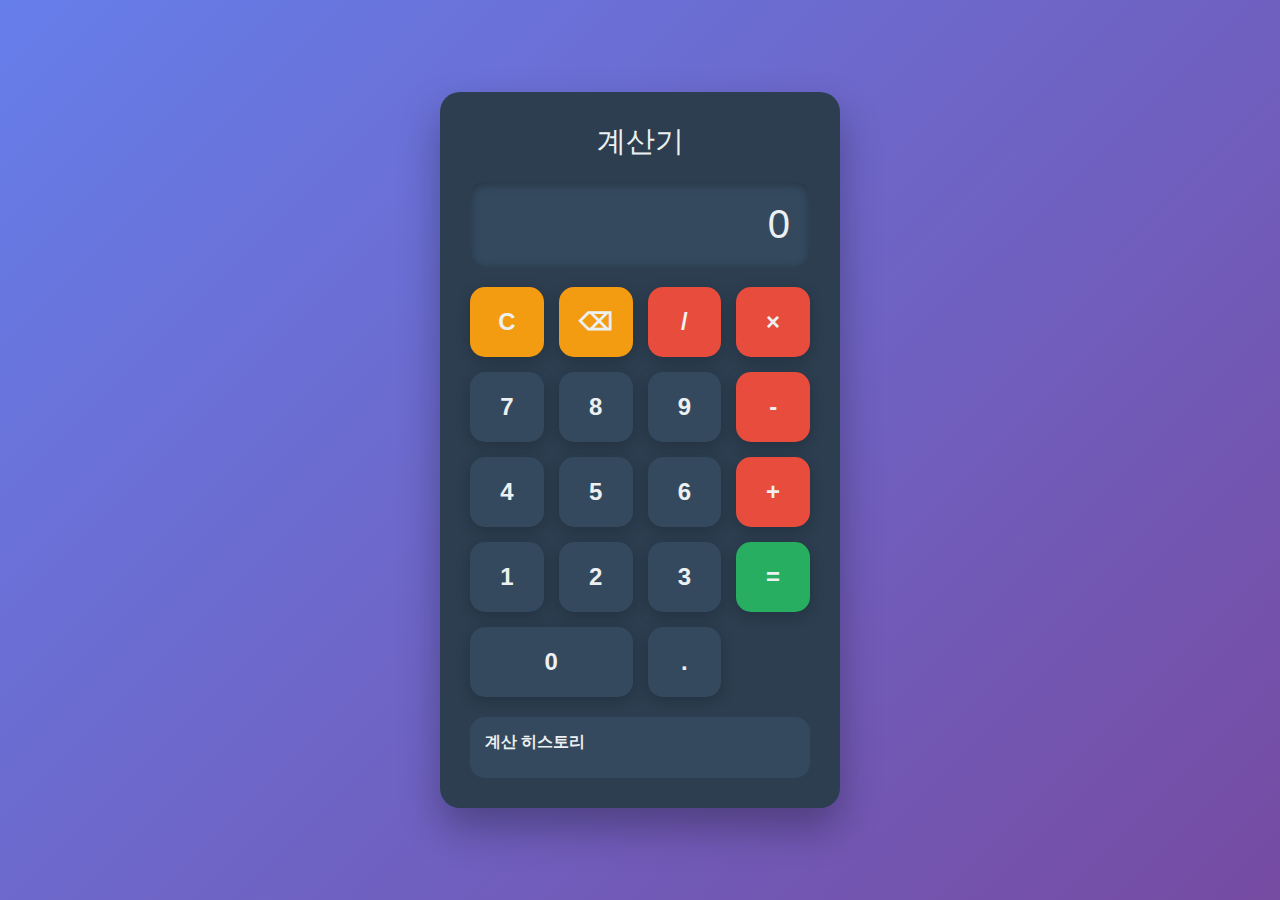
<file: src/main/resources/templates/cal.html>
<!DOCTYPE html>
<html lang="ko">
<head>
    <meta charset="UTF-8">
    <meta name="viewport" content="width=device-width, initial-scale=1.0">
    <title>계산기</title>
    <style>
        * {
            margin: 0;
            padding: 0;
            box-sizing: border-box;
        }

        body {
            font-family: 'Segoe UI', Tahoma, Geneva, Verdana, sans-serif;
            background: linear-gradient(135deg, #667eea 0%, #764ba2 100%);
            display: flex;
            justify-content: center;
            align-items: center;
            min-height: 100vh;
            padding: 20px;
        }

        .calculator {
            background: #2c3e50;
            border-radius: 20px;
            padding: 30px;
            box-shadow: 0 20px 40px rgba(0, 0, 0, 0.3);
            max-width: 400px;
            width: 100%;
        }

        .title {
            text-align: center;
            color: #ecf0f1;
            font-size: 1.8rem;
            margin-bottom: 20px;
            font-weight: 300;
        }

        .display {
            background: #34495e;
            border-radius: 15px;
            padding: 20px;
            margin-bottom: 20px;
            text-align: right;
            box-shadow: inset 0 2px 10px rgba(0, 0, 0, 0.3);
        }

        .display input {
            background: transparent;
            border: none;
            color: #ecf0f1;
            font-size: 2.5rem;
            width: 100%;
            text-align: right;
            outline: none;
            font-weight: 300;
        }

        .buttons {
            display: grid;
            grid-template-columns: repeat(4, 1fr);
            gap: 15px;
        }

        .btn {
            background: #34495e;
            border: none;
            border-radius: 15px;
            color: #ecf0f1;
            font-size: 1.5rem;
            font-weight: 600;
            height: 70px;
            cursor: pointer;
            transition: all 0.3s ease;
            box-shadow: 0 4px 15px rgba(0, 0, 0, 0.2);
        }

        .btn:hover {
            background: #4a5f7a;
            transform: translateY(-2px);
            box-shadow: 0 6px 20px rgba(0, 0, 0, 0.3);
        }

        .btn:active {
            transform: translateY(0);
            box-shadow: 0 2px 10px rgba(0, 0, 0, 0.2);
        }

        .btn.operator {
            background: #e74c3c;
        }

        .btn.operator:hover {
            background: #c0392b;
        }

        .btn.equals {
            background: #27ae60;
        }

        .btn.equals:hover {
            background: #229954;
        }

        .btn.clear {
            background: #f39c12;
        }

        .btn.clear:hover {
            background: #e67e22;
        }

        .btn.zero {
            grid-column: span 2;
        }

        .history {
            background: #34495e;
            border-radius: 15px;
            padding: 15px;
            margin-top: 20px;
            max-height: 150px;
            overflow-y: auto;
        }

        .history h3 {
            color: #ecf0f1;
            margin-bottom: 10px;
            font-size: 1rem;
        }

        .history-item {
            color: #bdc3c7;
            font-size: 0.9rem;
            margin-bottom: 5px;
            padding: 5px;
            background: #2c3e50;
            border-radius: 5px;
        }

        .form-container {
            display: none;
        }

        @media (max-width: 480px) {
            .calculator {
                padding: 20px;
            }
            
            .display input {
                font-size: 2rem;
            }
            
            .btn {
                height: 60px;
                font-size: 1.3rem;
            }
        }
    </style>
</head>
<body>
    <div class="calculator">
        <h1 class="title">계산기</h1>
        
        <!-- 계산 결과 표시 영역 -->
        <div class="display">
            <input type="text" id="display" value="0" readonly>
        </div>
        
        <!-- 계산기 버튼들 -->
        <div class="buttons">
            <button class="btn clear" type="button" data-action="clear">C</button>
            <button class="btn clear" type="button" data-action="delete">⌫</button>
            <button class="btn operator" type="button" data-action="operator" data-value="/">/</button>
            <button class="btn operator" type="button" data-action="operator" data-value="*">×</button>
            
            <button class="btn" type="button" data-action="number" data-value="7">7</button>
            <button class="btn" type="button" data-action="number" data-value="8">8</button>
            <button class="btn" type="button" data-action="number" data-value="9">9</button>
            <button class="btn operator" type="button" data-action="operator" data-value="-">-</button>
            
            <button class="btn" type="button" data-action="number" data-value="4">4</button>
            <button class="btn" type="button" data-action="number" data-value="5">5</button>
            <button class="btn" type="button" data-action="number" data-value="6">6</button>
            <button class="btn operator" type="button" data-action="operator" data-value="+">+</button>
            
            <button class="btn" type="button" data-action="number" data-value="1">1</button>
            <button class="btn" type="button" data-action="number" data-value="2">2</button>
            <button class="btn" type="button" data-action="number" data-value="3">3</button>
            <button class="btn equals" type="button" data-action="calculate">=</button>
            
            <button class="btn zero" type="button" data-action="number" data-value="0">0</button>
            <button class="btn" type="button" data-action="number" data-value=".">.</button>
        </div>

        <!-- 계산 히스토리 영역 -->
        <div class="history">
            <h3>계산 히스토리</h3>
            <div id="historyList">
                <!-- 계산 기록이 여기에 표시됩니다 -->
            </div>
        </div>

        <!-- 자바 백엔드 연동을 위한 숨겨진 폼 -->
        <div class="form-container">
            <form id="calculatorForm" method="POST" action="/api/calculate">
                <input type="hidden" id="firstNumber" name="firstNumber" value="">
                <input type="hidden" id="operator" name="operator" value="">
                <input type="hidden" id="secondNumber" name="secondNumber" value="">
                <input type="hidden" id="result" name="result" value="">
            </form>
        </div>
    </div>

    <!-- 자바 백엔드 연동을 위한 메타 정보 -->
    <div style="display: none;">
        <!-- API 엔드포인트 정보 -->
        <div id="apiInfo">
            <span data-endpoint="/api/calculate">계산 API</span>
            <span data-endpoint="/api/history">히스토리 API</span>
            <span data-endpoint="/api/clear">초기화 API</span>
        </div>
        
        <!-- 요청 데이터 구조 예시 -->
        <div id="requestStructure">
            <!-- POST /api/calculate -->
            <!-- { "firstNumber": 5, "operator": "+", "secondNumber": 3 } -->
            <!-- Response: { "result": 8, "success": true, "message": "계산 완료" } -->
        </div>
    </div>
</body>
</html>
</file>
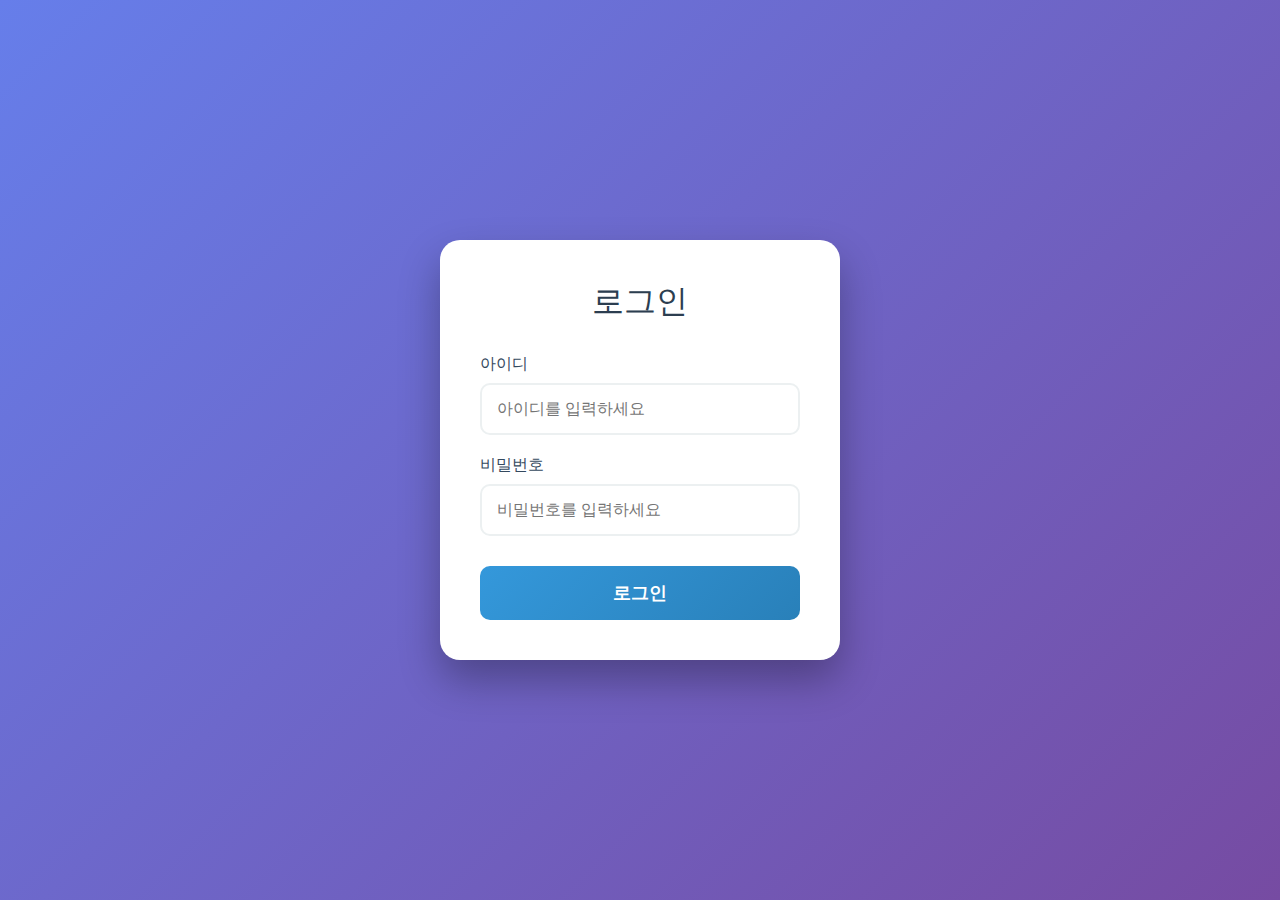
<file: src/main/resources/templates/login.html>
<!DOCTYPE html>
<html lang="ko">
<head>
    <meta charset="UTF-8">
    <meta name="viewport" content="width=device-width, initial-scale=1.0">
    <title>로그인</title>
    <style>
        * {
            margin: 0;
            padding: 0;
            box-sizing: border-box;
        }

        body {
            font-family: 'Segoe UI', Tahoma, Geneva, Verdana, sans-serif;
            background: linear-gradient(135deg, #667eea 0%, #764ba2 100%);
            display: flex;
            justify-content: center;
            align-items: center;
            min-height: 100vh;
            padding: 20px;
        }

        .login-container {
            background: white;
            border-radius: 20px;
            padding: 40px;
            box-shadow: 0 20px 40px rgba(0, 0, 0, 0.3);
            max-width: 400px;
            width: 100%;
        }

        .title {
            text-align: center;
            color: #2c3e50;
            font-size: 2rem;
            margin-bottom: 30px;
            font-weight: 300;
        }

        .form-group {
            margin-bottom: 20px;
        }

        .form-group label {
            display: block;
            color: #34495e;
            font-size: 1rem;
            margin-bottom: 8px;
            font-weight: 500;
        }

        .form-group input {
            width: 100%;
            padding: 15px;
            border: 2px solid #ecf0f1;
            border-radius: 10px;
            font-size: 1rem;
            transition: border-color 0.3s ease;
            outline: none;
        }

        .form-group input:focus {
            border-color: #3498db;
            box-shadow: 0 0 0 3px rgba(52, 152, 219, 0.1);
        }

        .login-button {
            width: 100%;
            background: linear-gradient(135deg, #3498db 0%, #2980b9 100%);
            color: white;
            border: none;
            border-radius: 10px;
            padding: 15px;
            font-size: 1.1rem;
            font-weight: 600;
            cursor: pointer;
            transition: all 0.3s ease;
            margin-top: 10px;
        }

        .login-button:hover {
            background: linear-gradient(135deg, #2980b9 0%, #1f4e79 100%);
            transform: translateY(-2px);
            box-shadow: 0 8px 25px rgba(52, 152, 219, 0.3);
        }

        .login-button:active {
            transform: translateY(0);
            box-shadow: 0 4px 15px rgba(52, 152, 219, 0.2);
        }

        .form-container {
            display: none;
        }

        @media (max-width: 480px) {
            .login-container {
                padding: 30px 20px;
            }
            
            .title {
                font-size: 1.5rem;
            }
        }
    </style>
</head>
<body>
    <div class="login-container">
        <h1 class="title">로그인</h1>
        
        <form id="loginForm" method="GET" action="/main">
            <div class="form-group">
                <label for="username">아이디</label>
                <input type="text" id="username" name="username" placeholder="아이디를 입력하세요" required>
            </div>
            
            <div class="form-group">
                <label for="password">비밀번호</label>
                <input type="password" id="password" name="password" placeholder="비밀번호를 입력하세요" required>
            </div>
            
            <button type="submit" class="login-button">로그인</button>
        </form>
    </div>

    <!-- 자바 백엔드 연동을 위한 숨겨진 폼 -->
    <div class="form-container">
        <form id="hiddenForm" method="POST" action="/api/login">
            <input type="hidden" id="hiddenUsername" name="username" value="">
            <input type="hidden" id="hiddenPassword" name="password" value="">
        </form>
    </div>

    <!-- 자바 백엔드 연동을 위한 메타 정보 -->
    <div style="display: none;">
        <!-- API 엔드포인트 정보 -->
        <div id="apiInfo">
            <span data-endpoint="/api/login">로그인 API</span>
            <span data-endpoint="/api/logout">로그아웃 API</span>
        </div>
        
        <!-- 요청 데이터 구조 예시 -->
        <div id="requestStructure">
            <!-- POST /api/login -->
            <!-- { "username": "admin", "password": "password123" } -->
            <!-- Response: { "success": true, "message": "로그인 성공", "token": "jwt_token" } -->
        </div>
    </div>
</body>
</html>
</file>
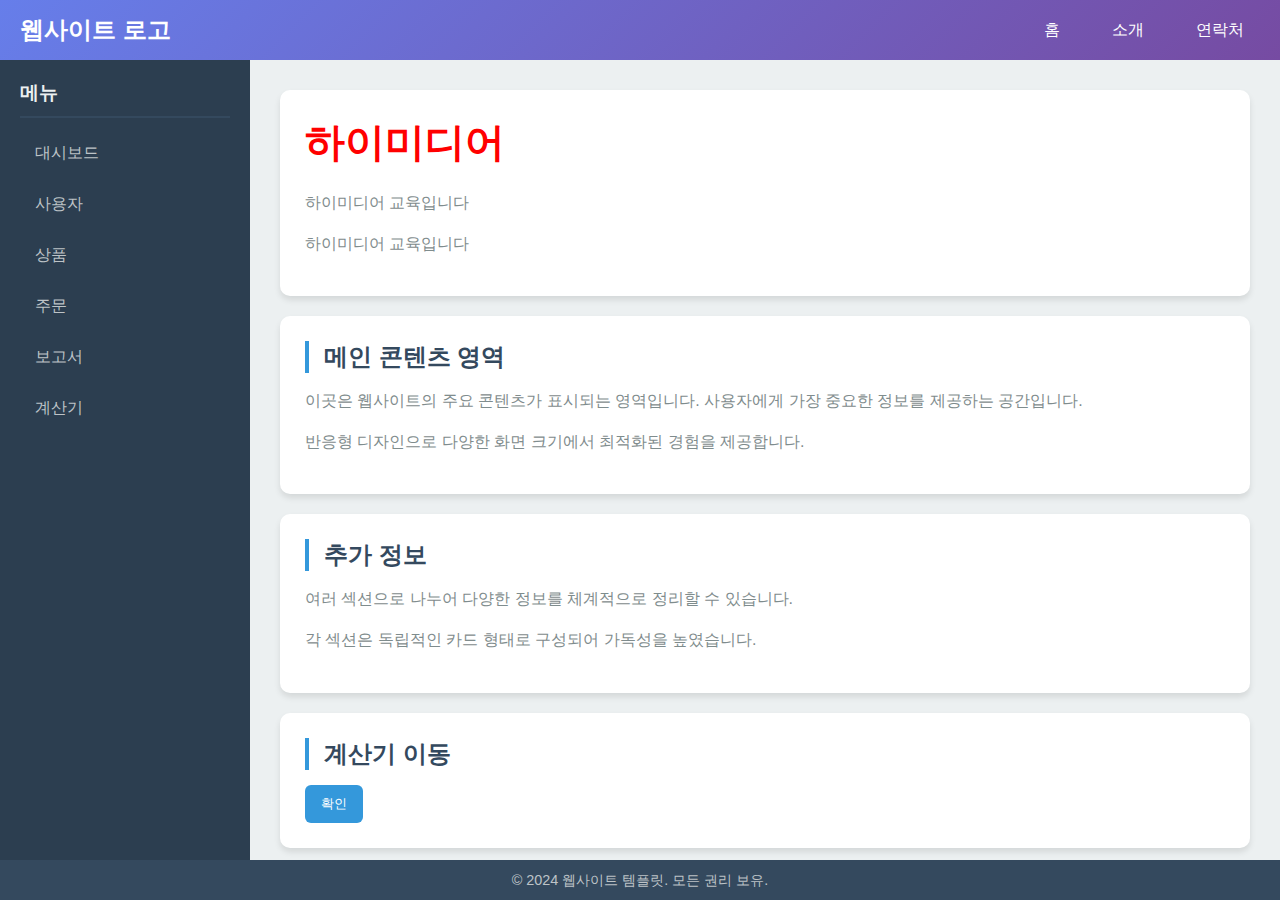
<file: src/main/resources/templates/main.html>
<!DOCTYPE html>
<html lang="ko">
<head>
    <meta charset="UTF-8">
    <meta name="viewport" content="width=device-width, initial-scale=1.0">
    <title>웹사이트 템플릿</title>
    <style>
        * {
            margin: 0;
            padding: 0;
            box-sizing: border-box;
        }

        body {
            font-family: 'Segoe UI', Tahoma, Geneva, Verdana, sans-serif;
            height: 100vh;
            display: grid;
            grid-template-areas: 
                "header header"
                "sidebar main"
                "footer footer";
            grid-template-rows: 60px 1fr 40px;
            grid-template-columns: 250px 1fr;
        }

        /* 상단 헤더 */
        .header {
            grid-area: header;
            background: linear-gradient(135deg, #667eea 0%, #764ba2 100%);
            color: white;
            display: flex;
            align-items: center;
            justify-content: space-between;
            padding: 0 20px;
            box-shadow: 0 2px 10px rgba(0,0,0,0.1);
        }

        .logo {
            font-size: 1.5rem;
            font-weight: bold;
        }

        .header-nav {
            display: flex;
            gap: 20px;
        }

        .header-nav a {
            color: white;
            text-decoration: none;
            padding: 8px 16px;
            border-radius: 5px;
            transition: background-color 0.3s;
        }

        .header-nav a:hover {
            background-color: rgba(255,255,255,0.2);
        }

        /* 사이드바 */
        .sidebar {
            grid-area: sidebar;
            background-color: #2c3e50;
            color: white;
            padding: 20px;
            overflow-y: auto;
        }

        .sidebar h3 {
            margin-bottom: 15px;
            color: #ecf0f1;
            border-bottom: 2px solid #34495e;
            padding-bottom: 10px;
        }

        .sidebar-nav {
            list-style: none;
        }

        .sidebar-nav li {
            margin-bottom: 10px;
        }

        .sidebar-nav a {
            color: #bdc3c7;
            text-decoration: none;
            display: block;
            padding: 10px 15px;
            border-radius: 5px;
            transition: all 0.3s;
        }

        .sidebar-nav a:hover {
            background-color: #34495e;
            color: white;
            transform: translateX(5px);
        }

        /* 메인 콘텐츠 */
        .main {
            grid-area: main;
            background-color: #ecf0f1;
            padding: 30px;
            overflow-y: auto;
        }

        .main h1 {
            color: #2c3e50;
            margin-bottom: 20px;
            font-size: 2.5rem;
        }

        .content-section {
            background: white;
            padding: 25px;
            border-radius: 10px;
            box-shadow: 0 4px 6px rgba(0,0,0,0.1);
            margin-bottom: 20px;
        }

        .content-section h2 {
            color: #34495e;
            margin-bottom: 15px;
            border-left: 4px solid #3498db;
            padding-left: 15px;
        }

        .content-section p {
            color: #7f8c8d;
            line-height: 1.6;
            margin-bottom: 15px;
        }

        /* 반짝이는 애니메이션 */
        .sparkle {
            animation: sparkle 2s ease-in-out infinite;
        }

        @keyframes sparkle {
            0%, 100% {
                opacity: 1;
                text-shadow: 0 0 5px rgba(255, 215, 0, 0.8);
            }
            25% {
                opacity: 0.7;
                text-shadow: 0 0 10px rgba(255, 215, 0, 1), 0 0 20px rgba(255, 215, 0, 0.8);
            }
            50% {
                opacity: 1;
                text-shadow: 0 0 15px rgb(0, 255, 34), 0 0 25px rgba(255, 215, 0, 0.6);
            }
            75% {
                opacity: 0.8;
                text-shadow: 0 0 8px rgba(255, 72, 0, 0.9);
            }
        }

        /* 글자만 움직이는 애니메이션 */
        .move-text h2,
        .move-text p {
            animation: moveTextOnly 3s ease-in-out infinite;
            position: relative;
        }

        @keyframes moveTextOnly {
            0%, 100% {
                transform: translateX(0) scale(1);
                left: 0;
            }
            25% {
                transform: translateX(0) scale(1.1);
                left: 20px;
            }
            50% {
                transform: translateX(0) scale(1.2);
                left: 30px;
            }
            75% {
                transform: translateX(0) scale(1.05);
                left: 10px;
            }
        }

        /* 하단 푸터 */
        .footer {
            grid-area: footer;
            background-color: #34495e;
            color: #bdc3c7;
            display: flex;
            align-items: center;
            justify-content: center;
            font-size: 0.9rem;
        }

        /* 반응형 디자인 */
        @media (max-width: 768px) {
            body {
                grid-template-areas: 
                    "header"
                    "main"
                    "footer";
                grid-template-columns: 1fr;
                grid-template-rows: 60px 1fr 40px;
            }
            
            .sidebar {
                display: none;
            }
            
            .main {
                padding: 20px;
            }
        }
    </style>
</head>
<body>
    <!-- 상단 헤더 -->
    <header class="header">
        <div class="logo">웹사이트 로고</div>
        <nav class="header-nav">
            <a href="#home">홈</a>
            <a href="#about">소개</a>
            <a href="#contact">연락처</a>
        </nav>
    </header>

    <!-- 사이드바 -->
    <aside class="sidebar">
        <h3>메뉴</h3>
        <ul class="sidebar-nav">
            <li><a href="#dashboard">대시보드</a></li>
            <li><a href="#users">사용자</a></li>
            <li><a href="#products">상품</a></li>
            <li><a href="#orders">주문</a></li>
            <li><a href="#reports">보고서</a></li>
            <li><a href="#settings">계산기</a></li>
        </ul>
    </aside>

    <!-- 메인 콘텐츠 -->
    <main class="main">

        <div class="content-section">
            <h1 style="color: red;">하이미디어</h1>
            <p>하이미디어 교육입니다</p>
            <p>하이미디어 교육입니다</p>
        </div>

        
        <div class="content-section sparkle">
            <h2>메인 콘텐츠 영역</h2>
            <p>이곳은 웹사이트의 주요 콘텐츠가 표시되는 영역입니다. 사용자에게 가장 중요한 정보를 제공하는 공간입니다.</p>
            <p>반응형 디자인으로 다양한 화면 크기에서 최적화된 경험을 제공합니다.</p>
        </div>

        <div class="content-section move-text">
            <h2>추가 정보</h2>
            <p>여러 섹션으로 나누어 다양한 정보를 체계적으로 정리할 수 있습니다.</p>
            <p>각 섹션은 독립적인 카드 형태로 구성되어 가독성을 높였습니다.</p>
        </div>

        <div class="content-section">
            <h2>계산기 이동</h2>
            <form method="GET" action="/cal">
                <button type="submit" style="padding: 10px 16px; border: none; border-radius: 6px; background: #3498db; color: #fff; cursor: pointer;">
                    확인
                </button>
            </form>
        </div>
    </main>

    <!-- 하단 푸터 -->
    <footer class="footer">
        <p>&copy; 2024 웹사이트 템플릿. 모든 권리 보유.</p>
    </footer>
</body>
</html>
</file>
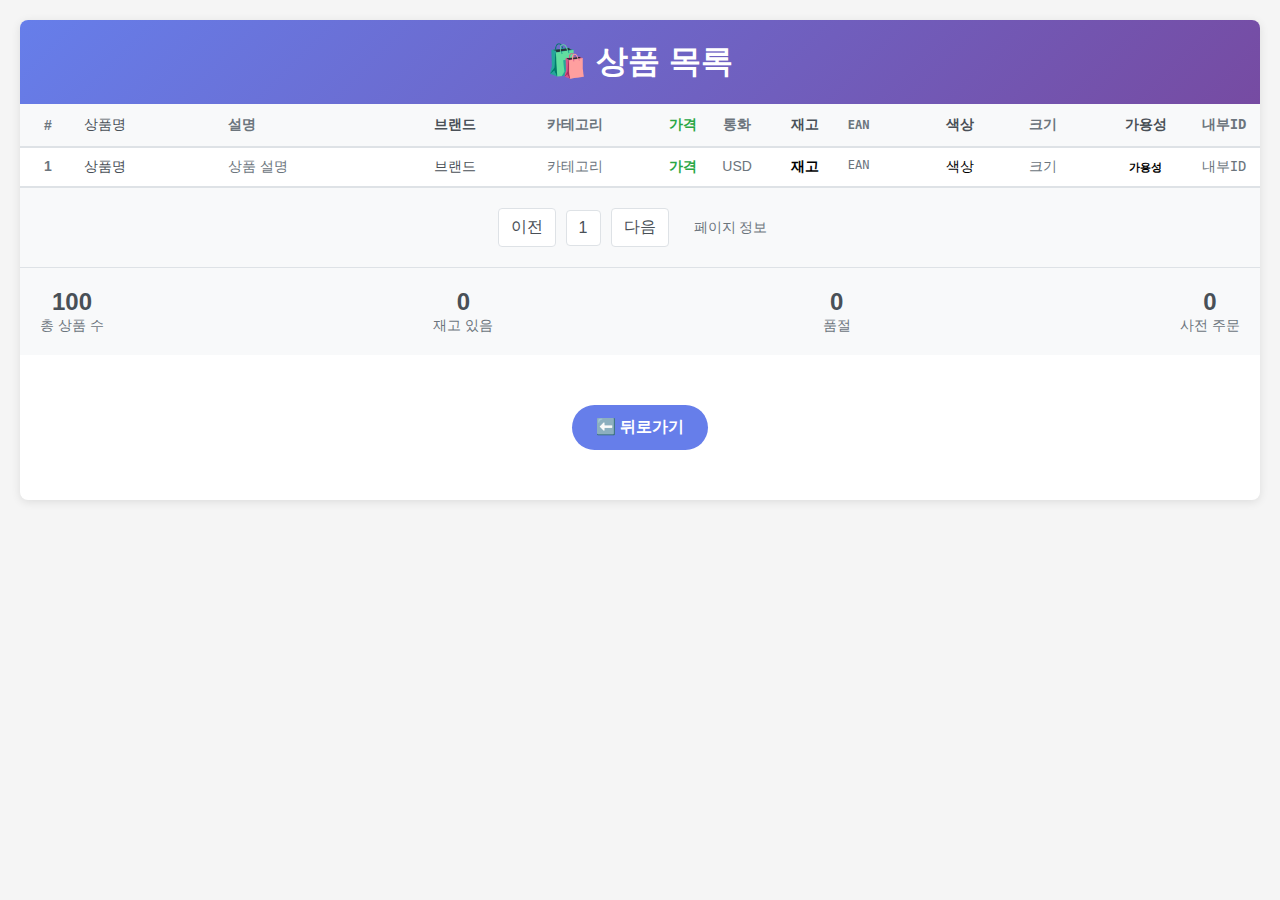
<file: src/main/resources/templates/product/list.html>
<!DOCTYPE html>
<html lang="ko" xmlns:th="http://www.thymeleaf.org">

<head>
    <meta charset="UTF-8">
    <meta name="viewport" content="width=device-width, initial-scale=1.0">
    <title>상품 목록</title>
    <style>
        body {
            font-family: 'Segoe UI', Tahoma, Geneva, Verdana, sans-serif;
            margin: 0;
            padding: 20px;
            background-color: #f5f5f5;
        }

        .container {
            max-width: 1400px;
            margin: 0 auto;
            background-color: white;
            border-radius: 8px;
            box-shadow: 0 2px 10px rgba(0, 0, 0, 0.1);
            overflow: hidden;
        }

        .header {
            background: linear-gradient(135deg, #667eea 0%, #764ba2 100%);
            color: white;
            padding: 20px;
            text-align: center;
        }

        .header h1 {
            margin: 0;
            font-size: 2rem;
        }

        .table-container {
            overflow-x: auto;
            max-height: 70vh;
        }

        table {
            width: 100%;
            border-collapse: collapse;
            font-size: 14px;
        }

        th {
            background-color: #f8f9fa;
            color: #495057;
            font-weight: 600;
            padding: 12px 8px;
            text-align: left;
            border-bottom: 2px solid #dee2e6;
            position: sticky;
            top: 0;
            z-index: 10;
        }

        td {
            padding: 10px 8px;
            border-bottom: 1px solid #dee2e6;
            vertical-align: top;
        }

        tr:hover {
            background-color: #f8f9fa;
        }

        .index-col {
            width: 60px;
            text-align: center;
            font-weight: bold;
            color: #6c757d;
        }

        .name-col {
            width: 200px;
            font-weight: 500;
            color: #495057;
        }

        .description-col {
            width: 300px;
            max-width: 300px;
            word-wrap: break-word;
            color: #6c757d;
        }

        .brand-col {
            width: 150px;
            color: #495057;
        }

        .category-col {
            width: 120px;
            color: #6c757d;
        }

        .price-col {
            width: 80px;
            text-align: right;
            font-weight: bold;
            color: #28a745;
        }

        .currency-col {
            width: 60px;
            text-align: center;
            color: #6c757d;
        }

        .stock-col {
            width: 80px;
            text-align: center;
            font-weight: bold;
        }

        .stock-high {
            color: #28a745;
        }

        .stock-medium {
            color: #ffc107;
        }

        .stock-low {
            color: #dc3545;
        }

        .ean-col {
            width: 120px;
            font-family: monospace;
            font-size: 12px;
            color: #6c757d;
        }

        .color-col {
            width: 100px;
        }

        .size-col {
            width: 100px;
            color: #6c757d;
        }

        .availability-col {
            width: 100px;
            text-align: center;
        }

        .availability-badge {
            padding: 4px 8px;
            border-radius: 12px;
            font-size: 11px;
            font-weight: bold;
            text-transform: uppercase;
        }

        .in-stock {
            background-color: #d4edda;
            color: #155724;
        }

        .pre-order {
            background-color: #fff3cd;
            color: #856404;
        }

        .limited-stock {
            background-color: #f8d7da;
            color: #721c24;
        }

        .out-of-stock {
            background-color: #f5c6cb;
            color: #721c24;
        }

        .discontinued {
            background-color: #d1ecf1;
            color: #0c5460;
        }

        .backorder {
            background-color: #e2e3e5;
            color: #383d41;
        }

        .internal-id-col {
            width: 80px;
            text-align: center;
            color: #6c757d;
            font-family: monospace;
        }

        .stats {
            padding: 20px;
            background-color: #f8f9fa;
            border-top: 1px solid #dee2e6;
            display: flex;
            justify-content: space-between;
            align-items: center;
        }

        .stat-item {
            text-align: center;
        }

        .stat-number {
            font-size: 1.5rem;
            font-weight: bold;
            color: #495057;
        }

        .stat-label {
            font-size: 0.9rem;
            color: #6c757d;
        }

        .pagination {
            display: flex;
            justify-content: center;
            align-items: center;
            padding: 20px;
            background-color: #f8f9fa;
            border-top: 1px solid #dee2e6;
        }

        .pagination-btn {
            margin: 0 5px;
            padding: 8px 12px;
            border: 1px solid #dee2e6;
            background-color: white;
            color: #495057;
            cursor: pointer;
            border-radius: 4px;
            transition: all 0.3s ease;
            text-decoration: none;
            display: inline-block;
        }

        .pagination-btn:hover {
            background-color: #e9ecef;
            border-color: #adb5bd;
            text-decoration: none;
            color: #495057;
        }

        .pagination-btn.active {
            background-color: #007bff;
            color: white;
            border-color: #007bff;
        }

        .pagination-info {
            margin: 0 20px;
            color: #6c757d;
            font-size: 14px;
        }

        .back-btn {
            background: #667eea;
            color: white;
            border: none;
            padding: 12px 24px;
            border-radius: 25px;
            cursor: pointer;
            font-size: 1em;
            font-weight: bold;
            margin: 20px;
            transition: all 0.3s ease;
        }

        .back-btn:hover {
            background: #5a6fd8;
            transform: translateY(-2px);
        }
    </style>
</head>

<body>
    <div class="container">
        <div class="header">
            <h1>🛍️ 상품 목록</h1>
        </div>

        <div class="table-container">
            <table>
                <thead>
                    <tr>
                        <th class="index-col">#</th>
                        <th class="name-col">상품명</th>
                        <th class="description-col">설명</th>
                        <th class="brand-col">브랜드</th>
                        <th class="category-col">카테고리</th>
                        <th class="price-col">가격</th>
                        <th class="currency-col">통화</th>
                        <th class="stock-col">재고</th>
                        <th class="ean-col">EAN</th>
                        <th class="color-col">색상</th>
                        <th class="size-col">크기</th>
                        <th class="availability-col">가용성</th>
                        <th class="internal-id-col">내부ID</th>
                    </tr>
                </thead>
                <tbody>
                    <tr th:each="product, iterStat : ${products}"
                        th:if="${iterStat.index >= (currentPage - 1) * 10 and iterStat.index < currentPage * 10}">
                        <td class="index-col" th:text="${product.index}">1</td>
                        <td class="name-col" th:text="${product.name}">상품명</td>
                        <td class="description-col" th:text="${product.description}">상품 설명</td>
                        <td class="brand-col" th:text="${product.brand}">브랜드</td>
                        <td class="category-col" th:text="${product.category}">카테고리</td>
                        <td class="price-col" th:text="${product.price}">가격</td>
                        <td class="currency-col" th:text="${product.currency}">USD</td>
                        <td class="stock-col" th:classappend="'stock-medium'" th:text="${product.stock}">재고</td>
                        <td class="ean-col" th:text="${product.ean}">EAN</td>
                        <td class="color-col" th:text="${product.color}">색상</td>
                        <td class="size-col" th:text="${product.size}">크기</td>
                        <td class="availability-col">
                            <span class="availability-badge"
                                th:classappend="${product.availability == 'in_stock'} ? 'in-stock' :
                                                (${product.availability == 'pre_order'} ? 'pre-order' :
                                                (${product.availability == 'limited_stock'} ? 'limited-stock' :
                                                (${product.availability == 'out_of_stock'} ? 'out-of-stock' :
                                                (${product.availability == 'discontinued'} ? 'discontinued' : 'backorder'))))"
                                th:text="${product.availability}">가용성</span>
                        </td>
                        <td class="internal-id-col" th:text="${product.internalId}">내부ID</td>
                    </tr>
                </tbody>
            </table>
        </div>

        <div class="pagination">
            <a th:if="${currentPage > 1}" th:href="@{/products/all(page=${currentPage - 1})}"
                class="pagination-btn">이전</a>

            <a th:each="page : ${#numbers.sequence(1, totalPages)}" th:href="@{/products/all(page=${page})}"
                th:classappend="${page == currentPage} ? 'active' : ''" th:text="${page}" class="pagination-btn">1</a>

            <a th:if="${currentPage < totalPages}" th:href="@{/products/all(page=${currentPage + 1})}"
                class="pagination-btn">다음</a>

            <div class="pagination-info">
                <span
                    th:text="'페이지 ' + ${currentPage} + ' / ' + ${totalPages} + ' (총 ' + ${#lists.size(products)} + '개 상품)'">페이지
                    정보</span>
            </div>
        </div>

        <div class="stats">
            <div class="stat-item">
                <div class="stat-number" th:text="${#lists.size(products)}">100</div>
                <div class="stat-label">총 상품 수</div>
            </div>
            <div class="stat-item">
                <div class="stat-number" th:text="${#lists.size(products.?[availability == 'in_stock'])}">0</div>
                <div class="stat-label">재고 있음</div>
            </div>
            <div class="stat-item">
                <div class="stat-number" th:text="${#lists.size(products.?[availability == 'out_of_stock'])}">0</div>
                <div class="stat-label">품절</div>
            </div>
            <div class="stat-item">
                <div class="stat-number" th:text="${#lists.size(products.?[availability == 'pre_order'])}">0</div>
                <div class="stat-label">사전 주문</div>
            </div>
        </div>

        <div style="text-align: center; padding: 30px;">
            <button class="back-btn" onclick="location.href='/'">
                ⬅️ 뒤로가기
            </button>
        </div>
    </div>
</body>

</html>
</file>
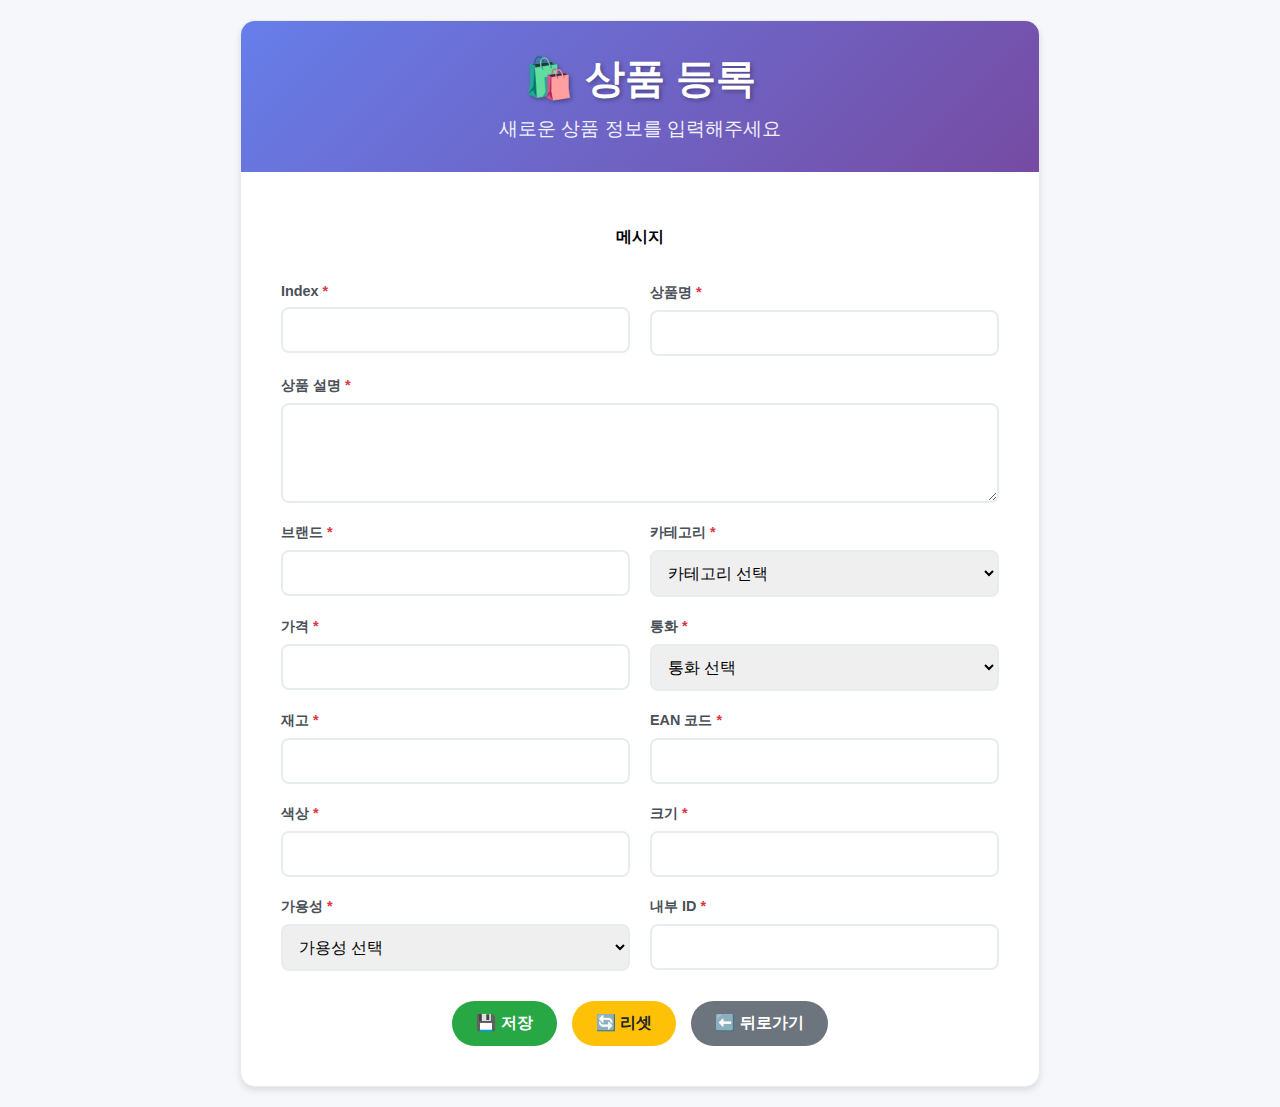
<file: src/main/resources/templates/product/save.html>
<!DOCTYPE html>
<html lang="ko" xmlns:th="http://www.thymeleaf.org">

<head>
    <meta charset="UTF-8">
    <meta name="viewport" content="width=device-width, initial-scale=1.0">
    <title>상품 등록</title>
    <style>
        * {
            margin: 0;
            padding: 0;
            box-sizing: border-box;
        }

        body {
            font-family: 'Segoe UI', Tahoma, Geneva, Verdana, sans-serif;
            background: #f5f7fa;
            min-height: 100vh;
            padding: 20px;
        }

        .container {
            max-width: 800px;
            margin: 0 auto;
            background: white;
            border-radius: 15px;
            border: 1px solid #e9ecef;
            overflow: hidden;
            box-shadow: 0 4px 6px rgba(0, 0, 0, 0.1);
        }

        .header {
            background: linear-gradient(135deg, #667eea 0%, #764ba2 100%);
            color: white;
            padding: 30px;
            text-align: center;
        }

        .header h1 {
            font-size: 2.5em;
            margin-bottom: 10px;
            text-shadow: 2px 2px 4px rgba(0, 0, 0, 0.3);
        }

        .header p {
            font-size: 1.2em;
            opacity: 0.9;
        }

        .form-container {
            padding: 40px;
        }

        .form-grid {
            display: grid;
            grid-template-columns: 1fr 1fr;
            gap: 20px;
            margin-bottom: 30px;
        }

        .form-group {
            display: flex;
            flex-direction: column;
        }

        .form-group.full-width {
            grid-column: 1 / -1;
        }

        .form-group label {
            font-weight: bold;
            color: #495057;
            margin-bottom: 8px;
            font-size: 0.9em;
        }

        .form-group input,
        .form-group select,
        .form-group textarea {
            padding: 12px;
            border: 2px solid #e9ecef;
            border-radius: 8px;
            font-size: 1em;
            transition: border-color 0.3s ease;
        }

        .form-group input:focus,
        .form-group select:focus,
        .form-group textarea:focus {
            outline: none;
            border-color: #667eea;
            box-shadow: 0 0 0 3px rgba(102, 126, 234, 0.1);
        }

        .form-group textarea {
            resize: vertical;
            min-height: 100px;
        }

        .button-group {
            display: flex;
            gap: 15px;
            justify-content: center;
            margin-top: 30px;
        }

        .btn {
            padding: 12px 24px;
            border: none;
            border-radius: 25px;
            cursor: pointer;
            font-size: 1em;
            font-weight: bold;
            transition: all 0.3s ease;
            text-decoration: none;
            display: inline-block;
            text-align: center;
        }

        .btn-save {
            background: #28a745;
            color: white;
        }

        .btn-save:hover {
            background: #218838;
            transform: translateY(-2px);
        }

        .btn-reset {
            background: #ffc107;
            color: #212529;
        }

        .btn-reset:hover {
            background: #e0a800;
            transform: translateY(-2px);
        }

        .btn-back {
            background: #6c757d;
            color: white;
        }

        .btn-back:hover {
            background: #5a6268;
            transform: translateY(-2px);
        }

        .status-message {
            padding: 15px;
            margin-bottom: 20px;
            border-radius: 8px;
            text-align: center;
            font-weight: bold;
        }

        .status-success {
            background-color: #d4edda;
            color: #155724;
            border: 1px solid #c3e6cb;
        }

        .status-error {
            background-color: #f8d7da;
            color: #721c24;
            border: 1px solid #f5c6cb;
        }

        .required {
            color: #dc3545;
        }

        @media (max-width: 768px) {
            .form-grid {
                grid-template-columns: 1fr;
            }

            .button-group {
                flex-direction: column;
                align-items: center;
            }

            .btn {
                width: 200px;
            }
        }
    </style>
</head>

<body>
    <div class="container">
        <div class="header">
            <h1>🛍️ 상품 등록</h1>
            <p>새로운 상품 정보를 입력해주세요</p>
        </div>

        <div class="form-container">
            <!-- 상태 메시지 -->
            <div th:if="${message}" class="status-message"
                th:classappend="${code == 200 ? 'status-success' : 'status-error'}">
                <span th:text="${message}">메시지</span>
            </div>

            <form th:action="@{/products}" method="post">
                <div class="form-grid">
                    <!-- Index -->
                    <div class="form-group">
                        <label for="index">Index <span class="required">*</span></label>
                        <input type="text" id="index" name="index" th:value="${productDTO?.index}" required>
                    </div>

                    <!-- Name -->
                    <div class="form-group">
                        <label for="name">상품명 <span class="required">*</span></label>
                        <input type="text" id="name" name="name" th:value="${productDTO?.name}" required>
                    </div>

                    <!-- Description -->
                    <div class="form-group full-width">
                        <label for="description">상품 설명 <span class="required">*</span></label>
                        <textarea id="description" name="description" th:text="${productDTO?.description}"
                            required></textarea>
                    </div>

                    <!-- Brand -->
                    <div class="form-group">
                        <label for="brand">브랜드 <span class="required">*</span></label>
                        <input type="text" id="brand" name="brand" th:value="${productDTO?.brand}" required>
                    </div>

                    <!-- Category -->
                    <div class="form-group">
                        <label for="category">카테고리 <span class="required">*</span></label>
                        <select id="category" name="category" th:value="${productDTO?.category}" required>
                            <option value="">카테고리 선택</option>
                            <option value="Books & Stationery">Books & Stationery</option>
                            <option value="Shoes & Footwear">Shoes & Footwear</option>
                            <option value="Kitchen Appliances">Kitchen Appliances</option>
                            <option value="Kids' Clothing">Kids' Clothing</option>
                            <option value="Skincare">Skincare</option>
                            <option value="Laptops & Computers">Laptops & Computers</option>
                            <option value="Automotive">Automotive</option>
                            <option value="Fitness Equipment">Fitness Equipment</option>
                            <option value="Health & Wellness">Health & Wellness</option>
                            <option value="Cleaning Supplies">Cleaning Supplies</option>
                            <option value="Cycling">Cycling</option>
                            <option value="Team Sports">Team Sports</option>
                            <option value="Smartphones">Smartphones</option>
                            <option value="Fragrances">Fragrances</option>
                            <option value="Office Supplies">Office Supplies</option>
                            <option value="Home Decor">Home Decor</option>
                            <option value="Camping & Hiking">Camping & Hiking</option>
                            <option value="Women's Clothing">Women's Clothing</option>
                            <option value="Bedding & Bath">Bedding & Bath</option>
                            <option value="Grooming Tools">Grooming Tools</option>
                            <option value="Men's Clothing">Men's Clothing</option>
                            <option value="Furniture">Furniture</option>
                            <option value="Sports & Outdoors">Sports & Outdoors</option>
                            <option value="Haircare">Haircare</option>
                            <option value="Fishing & Hunting">Fishing & Hunting</option>
                            <option value="Accessories (Bags, Hats, Belts)">Accessories (Bags, Hats, Belts)</option>
                            <option value="Makeup">Makeup</option>
                            <option value="Smartwatches">Smartwatches</option>
                            <option value="Home & Kitchen">Home & Kitchen</option>
                            <option value="Cameras & Accessories">Cameras & Accessories</option>
                            <option value="Beauty & Personal Care">Beauty & Personal Care</option>
                        </select>
                    </div>

                    <!-- Price -->
                    <div class="form-group">
                        <label for="price">가격 <span class="required">*</span></label>
                        <input type="number" id="price" name="price" th:value="${productDTO?.price}" min="0" step="0.01"
                            required>
                    </div>

                    <!-- Currency -->
                    <div class="form-group">
                        <label for="currency">통화 <span class="required">*</span></label>
                        <select id="currency" name="currency" th:value="${productDTO?.currency}" required>
                            <option value="">통화 선택</option>
                            <option value="USD">USD</option>
                            <option value="KRW">KRW</option>
                            <option value="EUR">EUR</option>
                            <option value="JPY">JPY</option>
                            <option value="CNY">CNY</option>
                        </select>
                    </div>

                    <!-- Stock -->
                    <div class="form-group">
                        <label for="stock">재고 <span class="required">*</span></label>
                        <input type="number" id="stock" name="stock" th:value="${productDTO?.stock}" min="0" required>
                    </div>

                    <!-- EAN -->
                    <div class="form-group">
                        <label for="ean">EAN 코드 <span class="required">*</span></label>
                        <input type="text" id="ean" name="ean" th:value="${productDTO?.ean}" required>
                    </div>

                    <!-- Color -->
                    <div class="form-group">
                        <label for="color">색상 <span class="required">*</span></label>
                        <input type="text" id="color" name="color" th:value="${productDTO?.color}" required>
                    </div>

                    <!-- Size -->
                    <div class="form-group">
                        <label for="size">크기 <span class="required">*</span></label>
                        <input type="text" id="size" name="size" th:value="${productDTO?.size}" required>
                    </div>

                    <!-- Availability -->
                    <div class="form-group">
                        <label for="availability">가용성 <span class="required">*</span></label>
                        <select id="availability" name="availability" th:value="${productDTO?.availability}" required>
                            <option value="">가용성 선택</option>
                            <option value="in_stock">재고 있음</option>
                            <option value="pre_order">사전 주문</option>
                            <option value="limited_stock">재고 부족</option>
                            <option value="out_of_stock">품절</option>
                            <option value="discontinued">단종</option>
                            <option value="backorder">백오더</option>
                        </select>
                    </div>

                    <!-- Internal ID -->
                    <div class="form-group">
                        <label for="internalId">내부 ID <span class="required">*</span></label>
                        <input type="text" id="internalId" name="internalId" th:value="${productDTO?.internalId}"
                            required>
                    </div>
                </div>

                <div class="button-group">
                    <button type="submit" class="btn btn-save">💾 저장</button>
                    <button type="reset" class="btn btn-reset">🔄 리셋</button>
                    <a href="/" class="btn btn-back">⬅️ 뒤로가기</a>
                </div>
            </form>
        </div>
    </div>

    <script>
        // 폼 리셋 시 확인
        document.querySelector('.btn-reset').addEventListener('click', function (e) {
            if (!confirm('모든 입력 내용이 삭제됩니다. 계속하시겠습니까?')) {
                e.preventDefault();
            }
        });

        // 폼 제출 시 확인
        document.querySelector('form').addEventListener('submit', function (e) {
            if (!confirm('상품을 저장하시겠습니까?')) {
                e.preventDefault();
            }
        });
    </script>
</body>

</html>
</file>
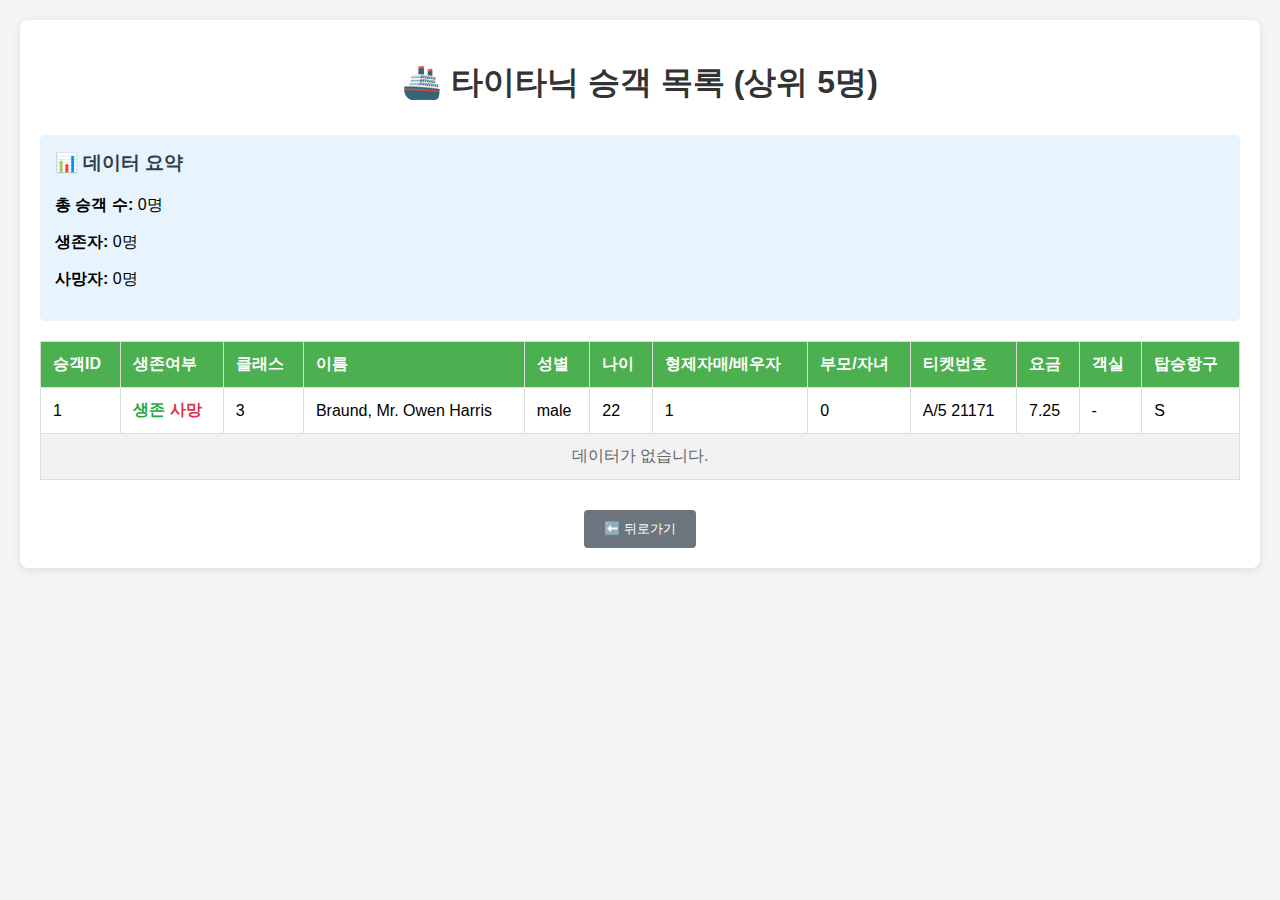
<file: src/main/resources/templates/user/list.html>
<!DOCTYPE html>
<html lang="ko" xmlns:th="http://www.thymeleaf.org">

<head>
    <meta charset="UTF-8">
    <meta name="viewport" content="width=device-width, initial-scale=1.0">
    <title>타이타닉 승객 목록</title>
    <style>
        body {
            font-family: Arial, sans-serif;
            margin: 20px;
            background-color: #f5f5f5;
        }

        .container {
            max-width: 1200px;
            margin: 0 auto;
            background-color: white;
            padding: 20px;
            border-radius: 8px;
            box-shadow: 0 2px 10px rgba(0, 0, 0, 0.1);
        }

        h1 {
            color: #333;
            text-align: center;
            margin-bottom: 30px;
        }

        .data-table {
            width: 100%;
            border-collapse: collapse;
            margin-top: 20px;
        }

        .data-table th,
        .data-table td {
            border: 1px solid #ddd;
            padding: 12px;
            text-align: left;
        }

        .data-table th {
            background-color: #4CAF50;
            color: white;
            font-weight: bold;
        }

        .data-table tr:nth-child(even) {
            background-color: #f2f2f2;
        }

        .data-table tr:hover {
            background-color: #e6f3ff;
        }

        .survived-yes {
            color: #28a745;
            font-weight: bold;
        }

        .survived-no {
            color: #dc3545;
            font-weight: bold;
        }

        .pclass-1 {
            background-color: #ffd700;
            font-weight: bold;
        }

        .pclass-2 {
            background-color: #c0c0c0;
            font-weight: bold;
        }

        .pclass-3 {
            background-color: #cd7f32;
            font-weight: bold;
        }

        .summary {
            background-color: #e8f4fd;
            padding: 15px;
            border-radius: 5px;
            margin-bottom: 20px;
        }

        .summary h3 {
            margin-top: 0;
            color: #2c3e50;
        }
    </style>
</head>

<body>
    <div class="container">
        <h1>🚢 타이타닉 승객 목록 (상위 5명)</h1>

        <div class="summary">
            <h3>📊 데이터 요약</h3>
            <p><strong>총 승객 수:</strong> <span th:text="${userList != null ? #lists.size(userList) : 0}">0</span>명</p>
            <p><strong>생존자:</strong> <span
                    th:text="${userList != null ? #lists.size(userList.?[survived == '1']) : 0}">0</span>명</p>
            <p><strong>사망자:</strong> <span
                    th:text="${userList != null ? #lists.size(userList.?[survived == '0']) : 0}">0</span>명</p>
        </div>

        <table class="data-table">
            <thead>
                <tr>
                    <th>승객ID</th>
                    <th>생존여부</th>
                    <th>클래스</th>
                    <th>이름</th>
                    <th>성별</th>
                    <th>나이</th>
                    <th>형제자매/배우자</th>
                    <th>부모/자녀</th>
                    <th>티켓번호</th>
                    <th>요금</th>
                    <th>객실</th>
                    <th>탑승항구</th>
                </tr>
            </thead>
            <tbody>
                <tr th:each="user, iterStat : ${userList}" th:if="${userList != null}">
                    <td th:text="${user.passengerId}">1</td>
                    <td>
                        <span th:if="${user.survived == '1'}" class="survived-yes">생존</span>
                        <span th:if="${user.survived == '0'}" class="survived-no">사망</span>
                    </td>
                    <td>
                        <span th:classappend="'pclass-' + ${user.pclass}" th:text="${user.pclass}">3</span>
                    </td>
                    <td th:text="${user.name}">Braund, Mr. Owen Harris</td>
                    <td th:text="${user.gender}">male</td>
                    <td th:text="${user.age}">22</td>
                    <td th:text="${user.sibSp}">1</td>
                    <td th:text="${user.parch}">0</td>
                    <td th:text="${user.ticket}">A/5 21171</td>
                    <td th:text="${user.fare}">7.25</td>
                    <td th:text="${user.cabin}">-</td>
                    <td th:text="${user.embarked}">S</td>
                </tr>
                <tr th:if="${userList == null or #lists.isEmpty(userList)}">
                    <td colspan="12" style="text-align: center; color: #666;">
                        데이터가 없습니다.
                    </td>
                </tr>
            </tbody>
        </table>

        <div style="margin-top: 30px; text-align: center;">
            <button onclick="location.href='/'"
                style="padding: 10px 20px; background-color: #6c757d; color: white; border: none; border-radius: 4px; cursor: pointer;">
                ⬅️ 뒤로가기
            </button>
        </div>
    </div>
</body>

</html>
</file>
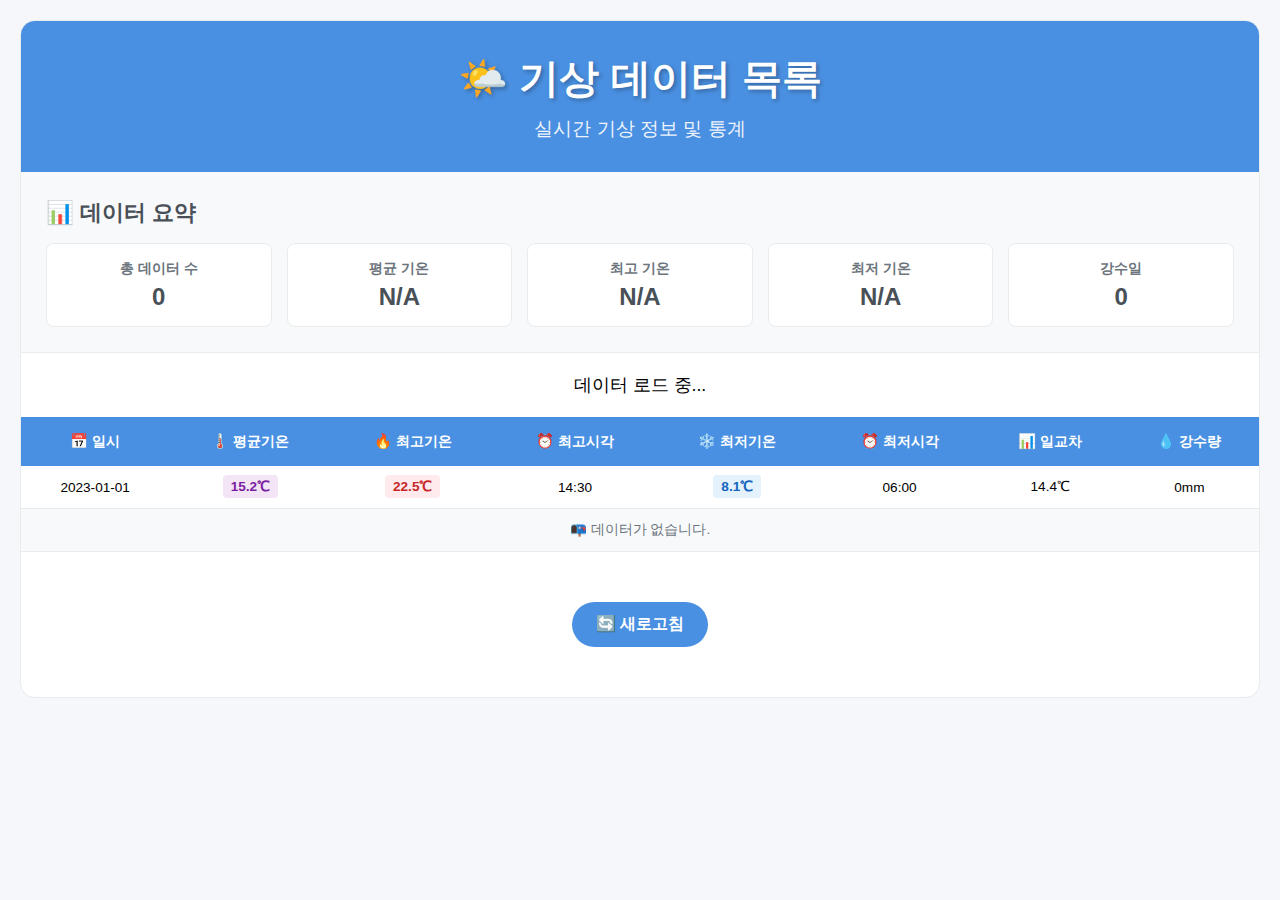
<file: src/main/resources/templates/weather/list.html>
<!DOCTYPE html>
<html lang="ko" xmlns:th="http://www.thymeleaf.org">

<head>
    <meta charset="UTF-8">
    <meta name="viewport" content="width=device-width, initial-scale=1.0">
    <title>🌤️ 기상 데이터 목록</title>
    <style>
        * {
            margin: 0;
            padding: 0;
            box-sizing: border-box;
        }

        body {
            font-family: 'Segoe UI', Tahoma, Geneva, Verdana, sans-serif;
            background: #f5f7fa;
            min-height: 100vh;
            padding: 20px;
        }

        .container {
            max-width: 1400px;
            margin: 0 auto;
            background: white;
            border-radius: 15px;
            border: 1px solid #e9ecef;
            overflow: hidden;
        }

        .header {
            background: #4a90e2;
            color: white;
            padding: 30px;
            text-align: center;
        }

        .header h1 {
            font-size: 2.5em;
            margin-bottom: 10px;
            text-shadow: 2px 2px 4px rgba(0, 0, 0, 0.3);
        }

        .header p {
            font-size: 1.2em;
            opacity: 0.9;
        }

        .summary {
            background: #f8f9fa;
            padding: 25px;
            border-bottom: 1px solid #e9ecef;
        }

        .summary h3 {
            color: #495057;
            margin-bottom: 15px;
            font-size: 1.4em;
        }

        .summary-grid {
            display: flex;
            flex-wrap: wrap;
            gap: 15px;
        }

        .summary-item {
            background: white;
            padding: 15px;
            border-radius: 8px;
            border: 1px solid #e9ecef;
            text-align: center;
            flex: 1;
            min-width: 200px;
        }

        .summary-item .label {
            font-weight: bold;
            color: #6c757d;
            font-size: 0.9em;
            margin-bottom: 5px;
        }

        .summary-item .value {
            font-size: 1.5em;
            color: #495057;
            font-weight: bold;
        }

        .data-table {
            width: 100%;
            border-collapse: collapse;
            margin: 0;
        }

        .data-table th {
            background: #4a90e2;
            color: white;
            padding: 15px 10px;
            text-align: center;
            font-weight: bold;
            font-size: 0.9em;
        }

        .data-table td {
            padding: 12px 10px;
            text-align: center;
            border-bottom: 1px solid #e9ecef;
            font-size: 0.85em;
        }

        .data-table tr:nth-child(even) {
            background-color: #f8f9fa;
        }

        .data-table tr:hover {
            background-color: #e3f2fd;
        }

        .temperature {
            font-weight: bold;
            padding: 4px 8px;
            border-radius: 4px;
        }

        .temp-high {
            background-color: #ffebee;
            color: #c62828;
        }

        .temp-low {
            background-color: #e3f2fd;
            color: #1565c0;
        }

        .temp-avg {
            background-color: #f3e5f5;
            color: #7b1fa2;
        }

        .precipitation {
            font-weight: bold;
            padding: 4px 8px;
            border-radius: 4px;
        }

        .rain {
            background-color: #e8f5e8;
            color: #2e7d32;
        }

        .no-rain {
            background-color: #fff3e0;
            color: #ef6c00;
        }

        .status-message {
            padding: 20px;
            text-align: center;
            font-size: 1.1em;
        }

        .status-success {
            background-color: #d4edda;
            color: #155724;
            border: 1px solid #c3e6cb;
        }

        .status-error {
            background-color: #f8d7da;
            color: #721c24;
            border: 1px solid #f5c6cb;
        }

        .refresh-btn {
            background: #4a90e2;
            color: white;
            border: none;
            padding: 12px 24px;
            border-radius: 25px;
            cursor: pointer;
            font-size: 1em;
            font-weight: bold;
            margin: 20px;
        }

        .refresh-btn:hover {
            background: #357abd;
        }

        .no-data {
            text-align: center;
            padding: 50px;
            color: #6c757d;
            font-size: 1.2em;
        }

        @media (max-width: 768px) {
            .data-table {
                font-size: 0.8em;
            }

            .data-table th,
            .data-table td {
                padding: 8px 5px;
            }

            .header h1 {
                font-size: 2em;
            }
        }
    </style>
</head>

<body>
    <div class="container">
        <div class="header">
            <h1>🌤️ 기상 데이터 목록</h1>
            <p>실시간 기상 정보 및 통계</p>
        </div>

        <div class="summary">
            <h3>📊 데이터 요약</h3>
            <div class="summary-grid">
                <div class="summary-item">
                    <div class="label">총 데이터 수</div>
                    <div class="value" th:text="${weatherList != null ? #lists.size(weatherList) : 0}">0</div>
                </div>
                <div class="summary-item">
                    <div class="label">평균 기온</div>
                    <div class="value" th:text="${weatherList != null and #lists.size(weatherList) > 0 ? 
                        weatherList[0].averageTemperature + '℃' : 'N/A'}">N/A</div>
                </div>
                <div class="summary-item">
                    <div class="label">최고 기온</div>
                    <div class="value" th:text="${weatherList != null and #lists.size(weatherList) > 0 ? 
                        weatherList[0].maxTemperature + '℃' : 'N/A'}">N/A</div>
                </div>
                <div class="summary-item">
                    <div class="label">최저 기온</div>
                    <div class="value" th:text="${weatherList != null and #lists.size(weatherList) > 0 ? 
                        weatherList[0].minTemperature + '℃' : 'N/A'}">N/A</div>
                </div>
                <div class="summary-item">
                    <div class="label">강수일</div>
                    <div class="value"
                        th:text="${weatherList != null ? 
                        #lists.size(weatherList.?[precipitation != null and precipitation != '' and precipitation != '0']) : 0}">0
                    </div>
                </div>
            </div>
        </div>

        <div class="status-message" th:classappend="${code == 200 ? 'status-success' : 'status-error'}">
            <span th:text="${message}">데이터 로드 중...</span>
        </div>

        <div style="overflow-x: auto;">
            <table class="data-table">
                <thead>
                    <tr>
                        <th>📅 일시</th>
                        <th>🌡️ 평균기온</th>
                        <th>🔥 최고기온</th>
                        <th>⏰ 최고시각</th>
                        <th>❄️ 최저기온</th>
                        <th>⏰ 최저시각</th>
                        <th>📊 일교차</th>
                        <th>💧 강수량</th>
                    </tr>
                </thead>
                <tbody>
                    <tr th:each="weather, iterStat : ${weatherList}" th:if="${weatherList != null}">
                        <td th:text="${weather.date}">2023-01-01</td>
                        <td>
                            <span class="temperature temp-avg"
                                th:text="${weather.averageTemperature} + '℃'">15.2℃</span>
                        </td>
                        <td>
                            <span class="temperature temp-high" th:text="${weather.maxTemperature} + '℃'">22.5℃</span>
                        </td>
                        <td th:text="${weather.maxTemperatureTime}">14:30</td>
                        <td>
                            <span class="temperature temp-low" th:text="${weather.minTemperature} + '℃'">8.1℃</span>
                        </td>
                        <td th:text="${weather.minTemperatureTime}">06:00</td>
                        <td th:text="${weather.dailyTemperatureRange} + '℃'">14.4℃</td>
                        <td>
                            <span
                                th:classappend="${weather.precipitation != null and weather.precipitation != '' and weather.precipitation != '0' ? 'precipitation rain' : 'precipitation no-rain'}"
                                th:text="${weather.precipitation != null and weather.precipitation != '' ? weather.precipitation + 'mm' : '0mm'}">0mm</span>
                        </td>
                    </tr>
                    <tr th:if="${weatherList == null or #lists.isEmpty(weatherList)}">
                        <td colspan="8" class="no-data">
                            📭 데이터가 없습니다.
                        </td>
                    </tr>
                </tbody>
            </table>
        </div>

        <div style="text-align: center; padding: 30px;">
            <button class="refresh-btn" onclick="location.reload()">
                🔄 새로고침
            </button>
        </div>
    </div>
</body>

</html>
</file>
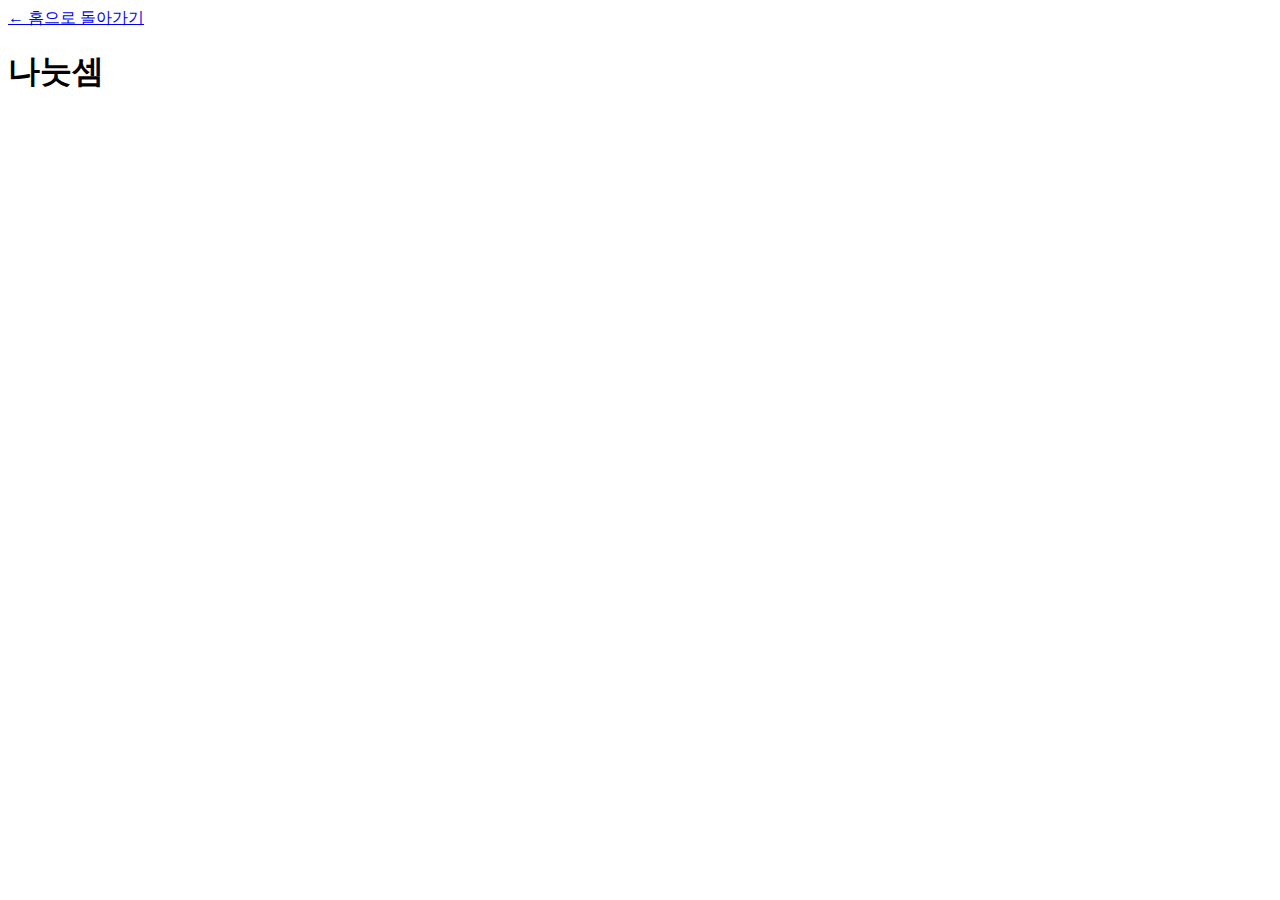
<file: src/main/resources/templates/contents/calculator/nanum.html>
<!DOCTYPE html>
<html lang="ko">
<head>
<meta charset="UTF-8">
<meta name="viewport" content="width=device-width, initial-scale=1.0">
<title>계산기 - Creative Hub</title>
</head>
<body>
<a href="/" class="back-link">
← 홈으로 돌아가기
</a>
<div class="login-container">
<div class="login-header">

<h1>나눗셈</h1>
</div>
</div>
</body>
</html>
</file>
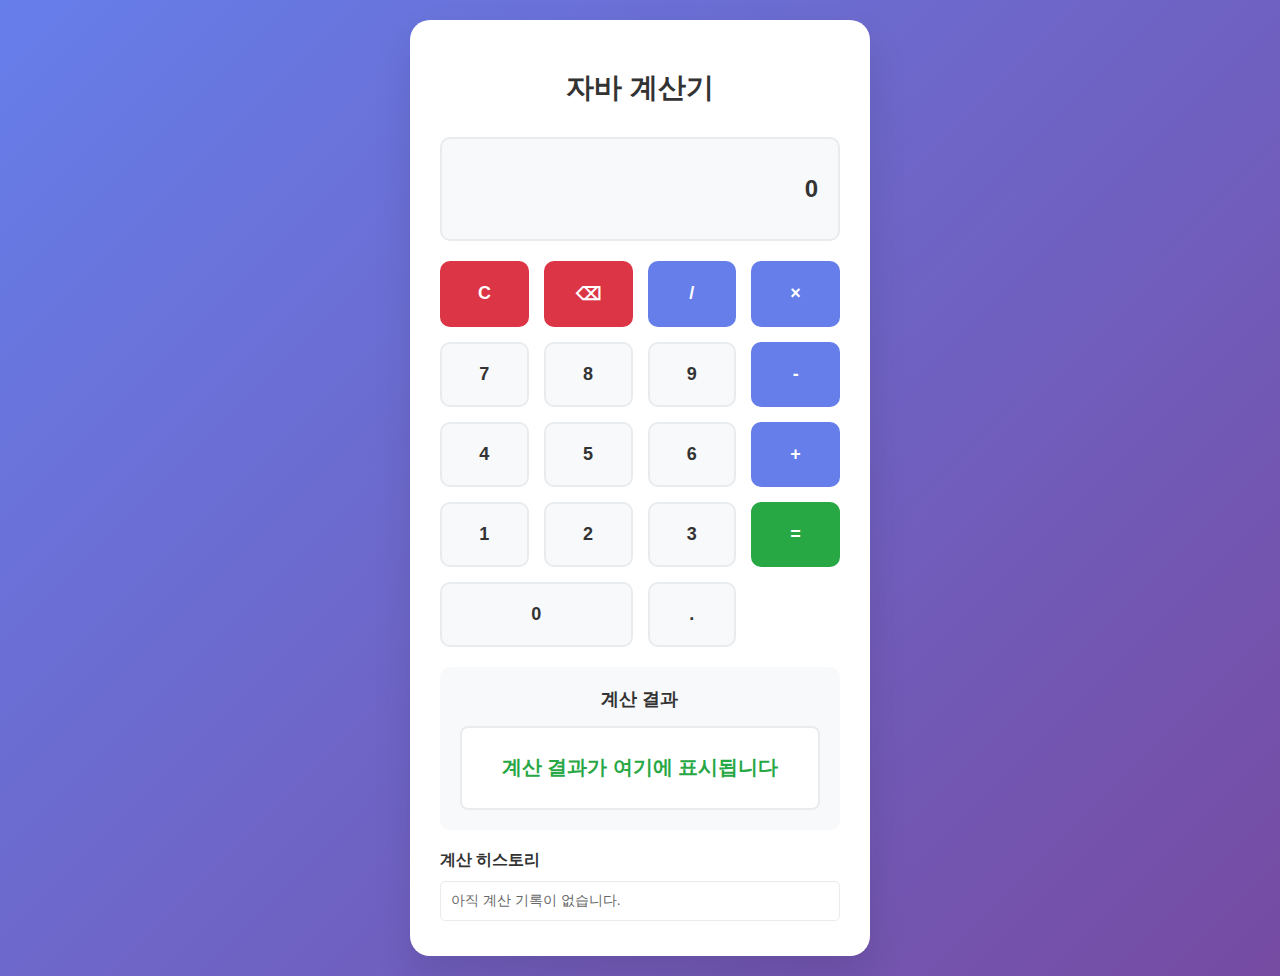
<file: src/main/resources/templates/contents/javacal/javacal.html>
<!DOCTYPE html>
<html lang="ko">
<head>
    <meta charset="UTF-8">
    <meta name="viewport" content="width=device-width, initial-scale=1.0">
    <title>자바 계산기</title>
    <style>
        body {
            font-family: 'Segoe UI', Tahoma, Geneva, Verdana, sans-serif;
            background: linear-gradient(135deg, #667eea 0%, #764ba2 100%);
            margin: 0;
            padding: 20px;
            min-height: 100vh;
            display: flex;
            justify-content: center;
            align-items: center;
        }

        .calculator-container {
            background: white;
            border-radius: 20px;
            box-shadow: 0 20px 40px rgba(0, 0, 0, 0.1);
            padding: 30px;
            width: 400px;
            max-width: 90vw;
        }

        .title {
            text-align: center;
            color: #333;
            margin-bottom: 30px;
            font-size: 28px;
            font-weight: 600;
        }

        .display {
            background: #f8f9fa;
            border: 2px solid #e9ecef;
            border-radius: 10px;
            padding: 20px;
            margin-bottom: 20px;
            text-align: right;
            font-size: 24px;
            font-weight: bold;
            color: #333;
            min-height: 60px;
            display: flex;
            align-items: center;
            justify-content: flex-end;
            word-break: break-all;
        }

        .buttons {
            display: grid;
            grid-template-columns: repeat(4, 1fr);
            gap: 15px;
            margin-bottom: 20px;
        }

        .btn {
            background: #fff;
            border: 2px solid #e9ecef;
            border-radius: 10px;
            padding: 20px;
            font-size: 18px;
            font-weight: 600;
            cursor: pointer;
            transition: all 0.3s ease;
            color: #333;
        }

        .btn:hover {
            background: #f8f9fa;
            border-color: #667eea;
            transform: translateY(-2px);
            box-shadow: 0 5px 15px rgba(102, 126, 234, 0.3);
        }

        .btn:active {
            transform: translateY(0);
        }

        .btn.number {
            background: #f8f9fa;
        }

        .btn.operator {
            background: #667eea;
            color: white;
            border-color: #667eea;
        }

        .btn.operator:hover {
            background: #5a6fd8;
        }

        .btn.equals {
            background: #28a745;
            color: white;
            border-color: #28a745;
        }

        .btn.equals:hover {
            background: #218838;
        }

        .btn.clear {
            background: #dc3545;
            color: white;
            border-color: #dc3545;
        }

        .btn.clear:hover {
            background: #c82333;
        }

        .btn.zero {
            grid-column: span 2;
        }

        .result-section {
            background: #f8f9fa;
            border-radius: 10px;
            padding: 20px;
            margin-top: 20px;
        }

        .result-title {
            font-size: 18px;
            font-weight: 600;
            color: #333;
            margin-bottom: 15px;
            text-align: center;
        }

        .result-display {
            background: white;
            border: 2px solid #e9ecef;
            border-radius: 8px;
            padding: 15px;
            text-align: center;
            font-size: 20px;
            font-weight: bold;
            color: #28a745;
            min-height: 50px;
            display: flex;
            align-items: center;
            justify-content: center;
        }

        .history {
            margin-top: 20px;
        }

        .history-title {
            font-size: 16px;
            font-weight: 600;
            color: #333;
            margin-bottom: 10px;
        }

        .history-item {
            background: white;
            border: 1px solid #e9ecef;
            border-radius: 5px;
            padding: 10px;
            margin-bottom: 5px;
            font-size: 14px;
            color: #666;
        }

        .loading {
            display: none;
            text-align: center;
            color: #667eea;
            font-weight: 600;
        }

        .error {
            color: #dc3545;
            background: #f8d7da;
            border: 1px solid #f5c6cb;
            border-radius: 5px;
            padding: 10px;
            margin-top: 10px;
            display: none;
        }
    </style>
</head>
<body>
    <div class="calculator-container">
        <h1 class="title">자바 계산기</h1>
        
        <!-- 계산 결과 표시 영역 -->
        <div class="display" id="display">0</div>
        
        <!-- 계산기 버튼들 -->
        <div class="buttons">
            <button class="btn clear" type="button" data-action="clear">C</button>
            <button class="btn clear" type="button" data-action="delete">⌫</button>
            <button class="btn operator" type="button" data-action="operator" data-value="/">/</button>
            <button class="btn operator" type="button" data-action="operator" data-value="*">×</button>
            
            <button class="btn number" type="button" data-action="number" data-value="7">7</button>
            <button class="btn number" type="button" data-action="number" data-value="8">8</button>
            <button class="btn number" type="button" data-action="number" data-value="9">9</button>
            <button class="btn operator" type="button" data-action="operator" data-value="-">-</button>
            
            <button class="btn number" type="button" data-action="number" data-value="4">4</button>
            <button class="btn number" type="button" data-action="number" data-value="5">5</button>
            <button class="btn number" type="button" data-action="number" data-value="6">6</button>
            <button class="btn operator" type="button" data-action="operator" data-value="+">+</button>
            
            <button class="btn number" type="button" data-action="number" data-value="1">1</button>
            <button class="btn number" type="button" data-action="number" data-value="2">2</button>
            <button class="btn number" type="button" data-action="number" data-value="3">3</button>
            <button class="btn equals" type="button" data-action="calculate">=</button>
            
            <button class="btn number zero" type="button" data-action="number" data-value="0">0</button>
            <button class="btn number" type="button" data-action="number" data-value=".">.</button>
        </div>

        <!-- 자바 백엔드 연동을 위한 숨겨진 폼 -->
        <div style="display: none;">
            <form id="calculatorForm" method="GET" action="/javacalculate">
                <input type="hidden" id="firstNumber" name="firstNumber" value="">
                <input type="hidden" id="operator" name="operator" value="">
                <input type="hidden" id="secondNumber" name="secondNumber" value="">
            </form>
        </div>

        <!-- 결과 표시 영역 -->
        <div class="result-section">
            <div class="result-title">계산 결과</div>
            <div class="result-display" id="resultDisplay">계산 결과가 여기에 표시됩니다</div>
            <div class="loading" id="loading">계산 중...</div>
            <div class="error" id="error"></div>
        </div>

        <!-- 계산 히스토리 -->
        <div class="history">
            <div class="history-title">계산 히스토리</div>
            <div id="historyList">
                <div class="history-item">아직 계산 기록이 없습니다.</div>
            </div>
        </div>
    </div>

    <script>
        // 계산기 상태 관리
        let currentExpression = '';
        let calculationHistory = [];

        // DOM 요소들
        const display = document.getElementById('display');
        const resultDisplay = document.getElementById('resultDisplay');
        const historyList = document.getElementById('historyList');
        const loading = document.getElementById('loading');
        const error = document.getElementById('error');

        // 초기화
        function init() {
            updateDisplay();
            updateHistory();
        }

        // 디스플레이 업데이트
        function updateDisplay() {
            display.textContent = currentExpression || '0';
        }

        // 히스토리 업데이트
        function updateHistory() {
            historyList.innerHTML = '';
            if (calculationHistory.length === 0) {
                historyList.innerHTML = '<div class="history-item">아직 계산 기록이 없습니다.</div>';
                return;
            }
            
            calculationHistory.forEach((item, index) => {
                const historyItem = document.createElement('div');
                historyItem.className = 'history-item';
                historyItem.innerHTML = `
                    <strong>${item.expression}</strong> = <span style="color: #28a745;">${item.result}</span>
                    <small style="color: #999; float: right;">${item.time}</small>
                `;
                historyList.appendChild(historyItem);
            });
        }

        // 히스토리에 계산 결과 추가
        function addToHistory(expression, result) {
            const now = new Date();
            const time = now.toLocaleTimeString('ko-KR', { 
                hour: '2-digit', 
                minute: '2-digit', 
                second: '2-digit' 
            });
            
            const historyItem = {
                expression: expression,
                result: result,
                time: time
            };
            
            calculationHistory.unshift(historyItem);
            
            // 히스토리가 너무 길어지면 오래된 것부터 제거 (최대 10개)
            if (calculationHistory.length > 10) {
                calculationHistory = calculationHistory.slice(0, 10);
            }
            
            updateHistory();
        }

        // 숫자 입력 처리
        function inputNumber(num) {
            if (currentExpression === '0' && num !== '.') {
                currentExpression = num;
            } else {
                currentExpression += num;
            }
            updateDisplay();
            hideError();
        }

        // 소수점 입력 처리
        function inputDecimal() {
            if (currentExpression === '' || currentExpression.endsWith('+') || currentExpression.endsWith('-') || 
                currentExpression.endsWith('*') || currentExpression.endsWith('/')) {
                currentExpression += '0.';
            } else if (!currentExpression.includes('.')) {
                currentExpression += '.';
            }
            updateDisplay();
            hideError();
        }

        // 연산자 입력 처리
        function inputOperator(op) {
            if (currentExpression !== '' && !currentExpression.endsWith('+') && !currentExpression.endsWith('-') && 
                !currentExpression.endsWith('*') && !currentExpression.endsWith('/')) {
                currentExpression += op;
                updateDisplay();
                hideError();
            }
        }

        // 계산 수행 (자바로 전송)
        function calculate() {
            if (currentExpression !== '') {
                // 로딩 표시
                showLoading();
                hideError();
                
                // 계산식 파싱하여 분리
                const parsed = parseExpression(currentExpression);
                if (parsed) {
                    // 자바로 분리된 값들 전송
                    document.getElementById('firstNumber').value = parsed.firstNumber;
                    document.getElementById('operator').value = parsed.operator;
                    document.getElementById('secondNumber').value = parsed.secondNumber;
                    
                    // 폼 제출
                    document.getElementById('calculatorForm').submit();
                } else {
                    hideLoading();
                    showError('유효하지 않은 계산식입니다.');
                }
            }
        }

        // 계산식 파싱 함수
        function parseExpression(expression) {
            // 공백 제거
            expression = expression.replace(/\s+/g, '');
            
            // 연산자 찾기
            const operators = ['+', '-', '*', '/'];
            let operator = null;
            let operatorIndex = -1;
            
            for (const op of operators) {
                const index = expression.indexOf(op);
                if (index > 0 && index < expression.length - 1) {
                    operator = op;
                    operatorIndex = index;
                    break;
                }
            }
            
            if (operator === null) {
                return null;
            }
            
            // 숫자 추출
            const firstNumber = expression.substring(0, operatorIndex);
            const secondNumber = expression.substring(operatorIndex + 1);
            
            return {
                firstNumber: firstNumber,
                operator: operator,
                secondNumber: secondNumber
            };
        }

        // 초기화
        function clear() {
            currentExpression = '';
            updateDisplay();
            resultDisplay.textContent = '계산 결과가 여기에 표시됩니다';
            hideError();
        }

        // 백스페이스
        function backspace() {
            if (currentExpression.length > 0) {
                currentExpression = currentExpression.slice(0, -1);
                updateDisplay();
                hideError();
            }
        }

        // 로딩 표시
        function showLoading() {
            loading.style.display = 'block';
            resultDisplay.style.display = 'none';
        }

        function hideLoading() {
            loading.style.display = 'none';
            resultDisplay.style.display = 'flex';
        }

        // 에러 표시
        function showError(message) {
            error.textContent = message;
            error.style.display = 'block';
        }

        function hideError() {
            error.style.display = 'none';
        }

        // 버튼 클릭 이벤트 처리
        document.addEventListener('click', function(e) {
            const button = e.target;
            const action = button.getAttribute('data-action');
            const value = button.getAttribute('data-value');

            if (action === 'number') {
                if (value === '.') {
                    inputDecimal();
                } else {
                    inputNumber(value);
                }
            } else if (action === 'operator') {
                inputOperator(value);
            } else if (action === 'calculate') {
                calculate();
            } else if (action === 'clear') {
                clear();
            } else if (action === 'delete') {
                backspace();
            }
        });

        // 키보드 입력 처리
        document.addEventListener('keydown', function(e) {
            const key = e.key;
            
            if (key >= '0' && key <= '9') {
                inputNumber(key);
            } else if (key === '.') {
                inputDecimal();
            } else if (['+', '-', '*', '/'].includes(key)) {
                inputOperator(key);
            } else if (key === 'Enter' || key === '=') {
                calculate();
            } else if (key === 'Escape' || key === 'c' || key === 'C') {
                clear();
            } else if (key === 'Backspace') {
                backspace();
            }
        });

        // 페이지 로드 시 초기화
        document.addEventListener('DOMContentLoaded', init);
    </script>
</body>
</html>
</file>
